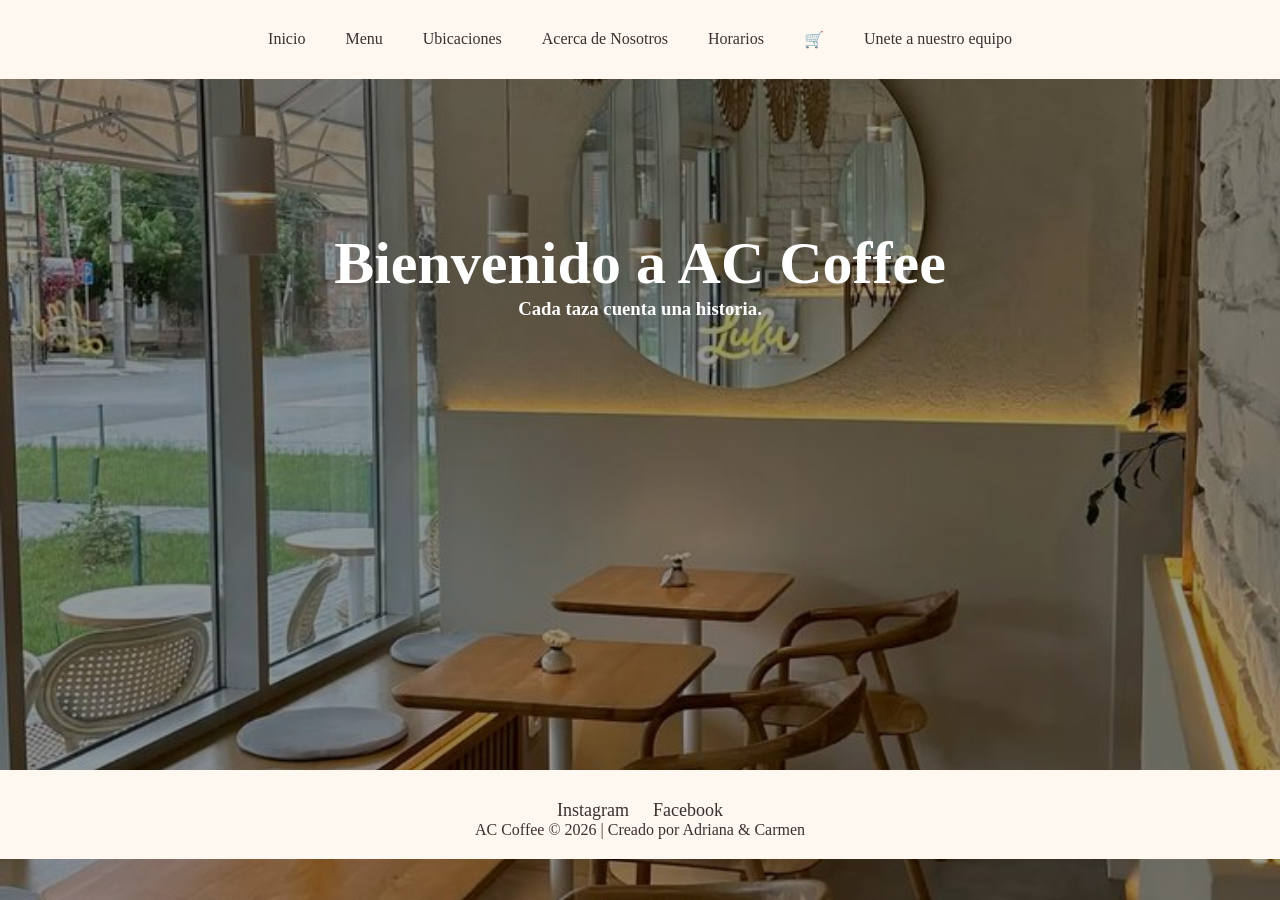
<file: index.html>
<!DOCTYPE html>
<html lang="es">
    <head>
        <meta charset="UTF-8">
        <meta name="viewport" content="width-device" initial scale>
    </head>
    <title>AC Coffee </title>
    <link rel="stylesheet" href="style.css">
    <body>
        
        <nav class="navbar">
            <button class="hamburger" onclick="toggleMenu()">

    <span class="bar"></span>
    <span class="bar"></span>
    <span class="bar"></span>

</button>
        <ul class="nav">
        <li><a href="index.html">Inicio</a></li>
        <li><a href="#">Menu</a>
            <ul>
                <li><a href="Bebidas.html">Bebidas</a></li>
                <li><a href="Postres.html">Panaderia y Postres</a></li>
                <li><a href="Comidas.html">Comidas</a></li>
            </ul>
        </li> 
        <li><a href="ubicaciones.html">Ubicaciones</a></li>
        <li><a href="info.html">Acerca de Nosotros</a></li>
        <li><a href="horario.html">Horarios</a></li>
        <li><a href="carrito.html">🛒</a></li>
        <li><a href="contacto.html">Unete a nuestro equipo</a></li>
        </ul>
        </nav>
        
    <div class="hero">
    <center><h1>Bienvenido a AC Coffee</h1></center>
    <center><h3>Cada taza cuenta una historia.</h3></center>
    </div>
        <script>

function toggleMenu(){

    document.querySelector(".nav")
    .classList.toggle("active");
}

</script>
    </body>
    
    <footer>
    <div class="redes">
        <a href="https://www.instagram.com/ac_coffeegt?igsh=MXQ4dHN6b2NnM3cweg==">Instagram</a>
        <a href="https://www.facebook.com/share/1GqbHDVcX5/">Facebook</a>
    </div>

    <center><p>AC Coffee © 2026 | Creado por Adriana & Carmen </p></center>
    </footer>
</html>
</file>
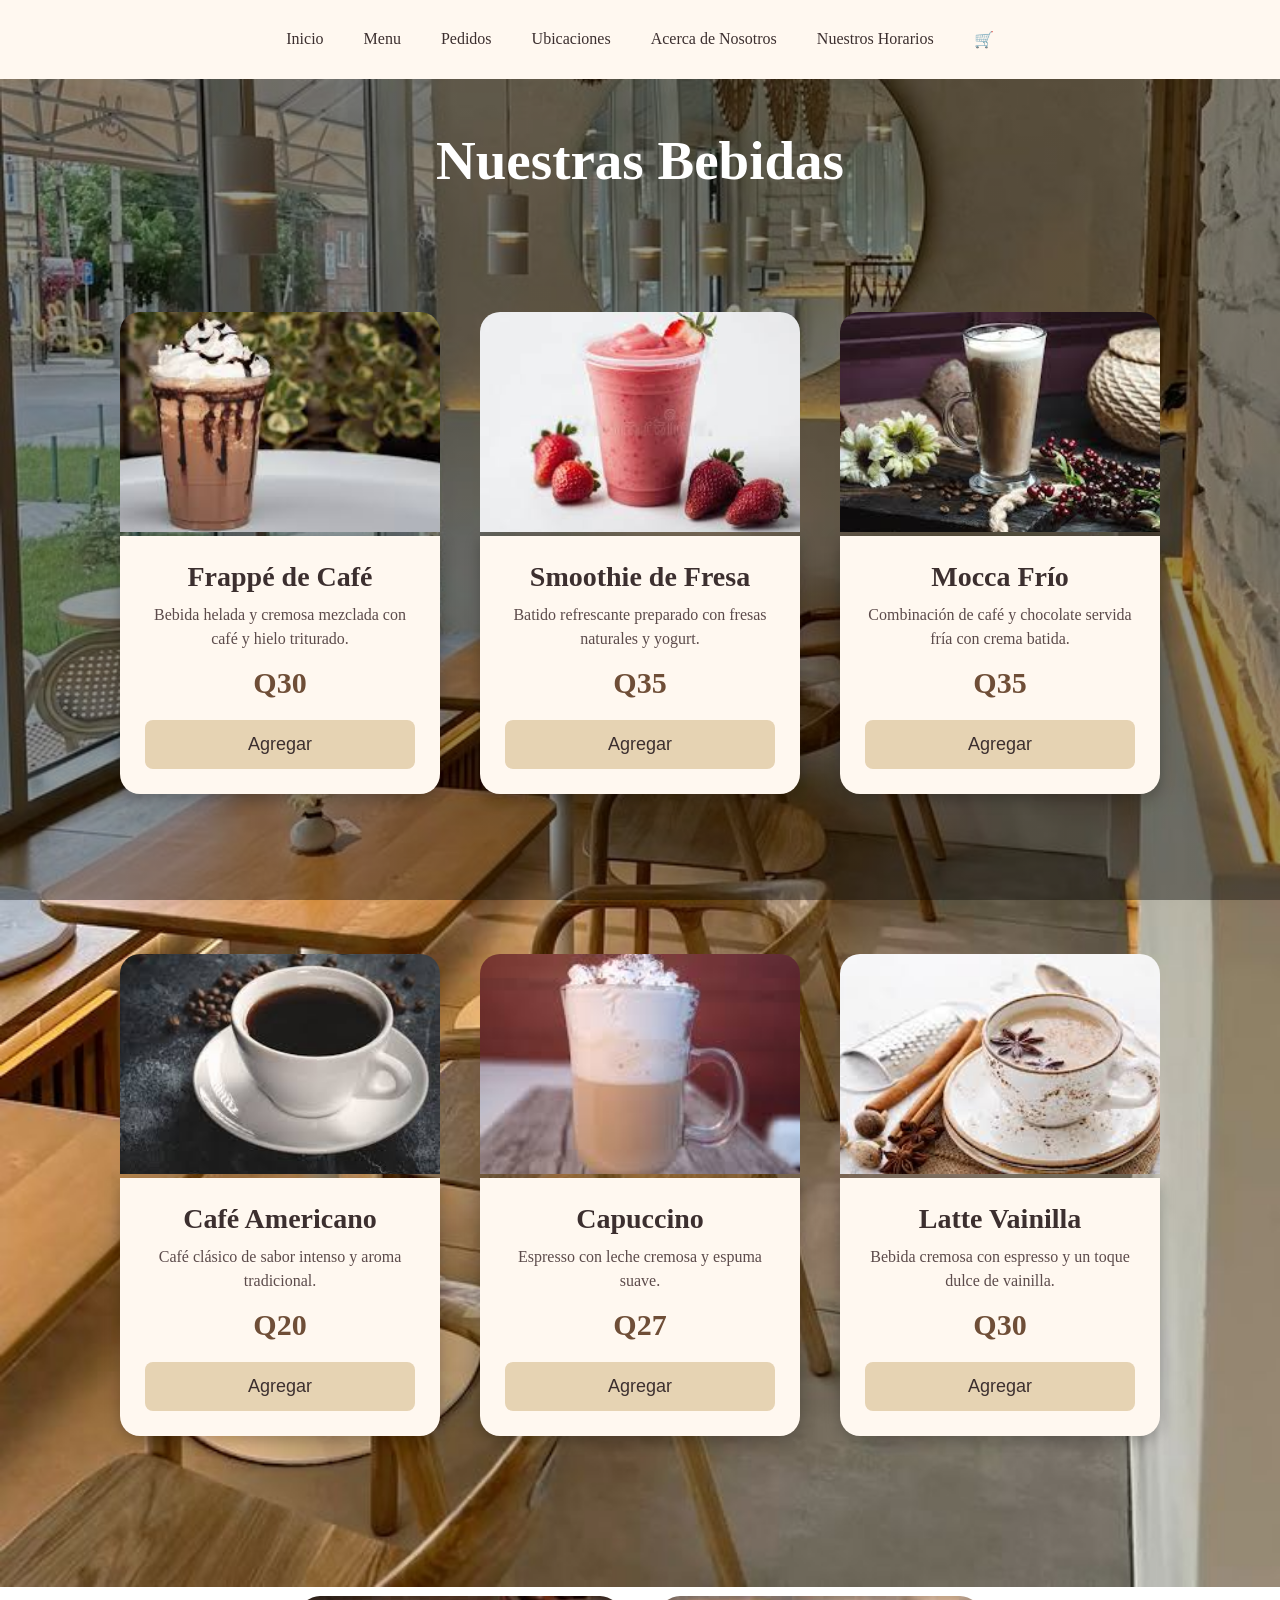
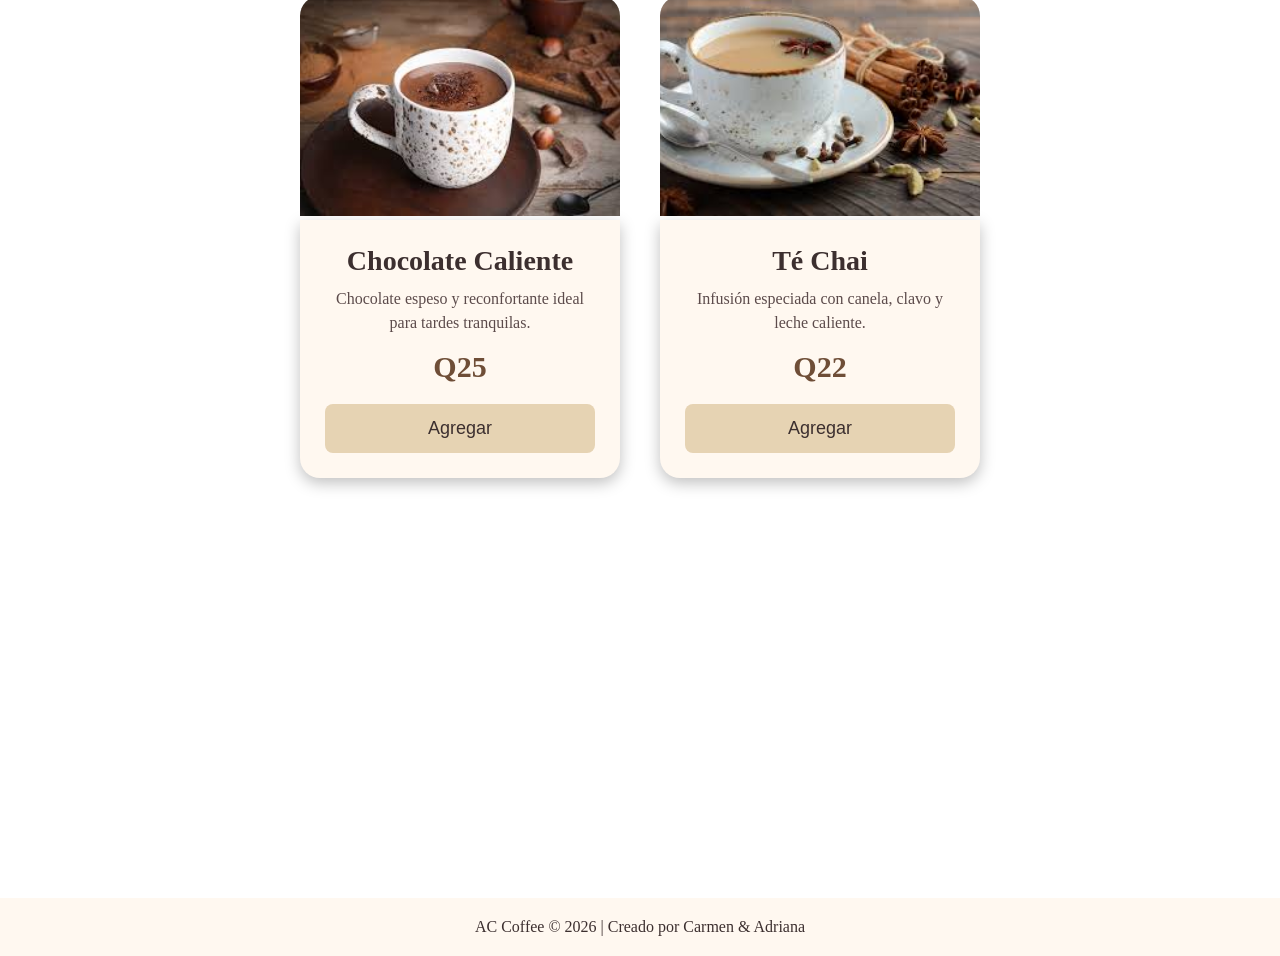
<file: Bebidas.html>
<!DOCTYPE html>
<html lang="es">

<head>
    <meta charset="UTF-8">
    <meta name="viewport" content="width=device-width, initial-scale=1.0">
    <title>AC Coffee | Bebidas</title>

    <link rel="stylesheet" href="style.css">
</head>

<body>

    <nav class="navbar">
        <button class="hamburger" onclick="toggleMenu()">
            <span class="bar"></span> 
            <span class="bar"></span>   
            <span class="bar"></span>
        </button>
        <ul class="nav">
        <li><a href="index.html">Inicio</a></li>

            <li>
                <a href="#">Menu</a>
                <ul>
                    <li><a href="Bebidas.html">Bebidas</a></li>
                    <li><a href="Postres.html">Panadería y Postres</a></li>
                    <li><a href="Comidas.html">Comidas</a></li>
                </ul>
            </li>
            <li><a href="pedidos.html">Pedidos</a></li>
            <li><a href="ubicaciones.html">Ubicaciones</a></li>
            <li><a href="info.html">Acerca de Nosotros</a></li>
            <li><a href="info.html">Nuestros Horarios</a></li>
            <li><a href="carrito.html">🛒</a></li>

        </ul>
    </nav>

    <h1 class="titulo-menu">Nuestras Bebidas</h1>
    <section class="productos">
        <div class="card">
            <img src="frappe.jpg" alt="">
            <div class="info">
                <h2>Frappé de Café</h2>
                <p>Bebida helada y cremosa mezclada con café y hielo triturado.</p>
                <span class="precio">Q30</span>
                <button onclick="agregarCarrito(
                'Frappé de Café',
                30,
                'frappe.jpg'
                )">
                Agregar
                </button>

            </div>
        </div>

        <div class="card">
            <img src="smoothie.jpg" alt="">
            <div class="info">
                <h2>Smoothie de Fresa</h2>
                <p>Batido refrescante preparado con fresas naturales y yogurt.</p>
                <span class="precio">Q35</span>

                <button onclick="agregarCarrito(
                'Smoothie de Fresa',
                35,
                'smoothie.jpg'
                )">
                Agregar
                </button>

            </div>
        </div>

        <div class="card">
            <img src="mocca.jpg" alt="">
            <div class="info">
                <h2>Mocca Frío</h2>
                <p>Combinación de café y chocolate servida fría con crema batida.</p>
                <span class="precio">Q35</span>

                <button onclick="agregarCarrito(
                'Mocha Frío',
                35,
                'mocca.jpg'
                )">
                Agregar
                </button>

            </div>
        </div>

        <div class="card">
            <img src="americano.jpg" alt="">
            <div class="info">
                <h2>Café Americano</h2>
                <p>Café clásico de sabor intenso y aroma tradicional.</p>
                <span class="precio">Q20</span>

                <button onclick="agregarCarrito(
                'Café Americano',
                20,
                'americano.jpg'
                )">
                Agregar
                </button>

            </div>
        </div>

        <div class="card">
            <img src="capuccino.jpg" alt="">
            <div class="info">
                <h2>Capuccino</h2>
                <p>Espresso con leche cremosa y espuma suave.</p>
                <span class="precio">Q27</span>

                <button onclick="agregarCarrito(
                'Capuccino',
                27,
                'capuccino.jpg'
                )">
                Agregar
                </button>

            </div>
        </div>

        <div class="card">
            <img src="latte.jpg" alt="">
            <div class="info">
                <h2>Latte Vainilla</h2>
                <p>Bebida cremosa con espresso y un toque dulce de vainilla.</p>
                <span class="precio">Q30</span>

                <button onclick="agregarCarrito(
                'Latte Vainilla',
                30,
                'latte.jpg'
                )">
                Agregar
                </button>

            </div>
        </div>

        <div class="card">
            <img src="chocolate.jpg" alt="">
            <div class="info">
                <h2>Chocolate Caliente</h2>
                <p>Chocolate espeso y reconfortante ideal para tardes tranquilas.</p>
                <span class="precio">Q25</span>

                <button onclick="agregarCarrito(
                'Chocolate Caliente',
                25,
                'chocolate.jpg'
                )">
                Agregar
                </button>

            </div>
        </div>

        <div class="card">
            <img src="chai.jpg" alt="">
            <div class="info">
                <h2>Té Chai</h2>
                <p>Infusión especiada con canela, clavo y leche caliente.</p>
                <span class="precio">Q22</span>

                <button onclick="agregarCarrito(
                'Té Chai',
                22,
                'chai.jpg'
                )">
                Agregar
                </button>

            </div>
        </div>

    </section>
<script>

function toggleMenu(){

    document.querySelector(".nav")
    .classList.toggle("active");
}

</script>
    <footer>
        <p>AC Coffee © 2026 | Creado por Carmen & Adriana</p>
    </footer>


</body>

</html>
</file>
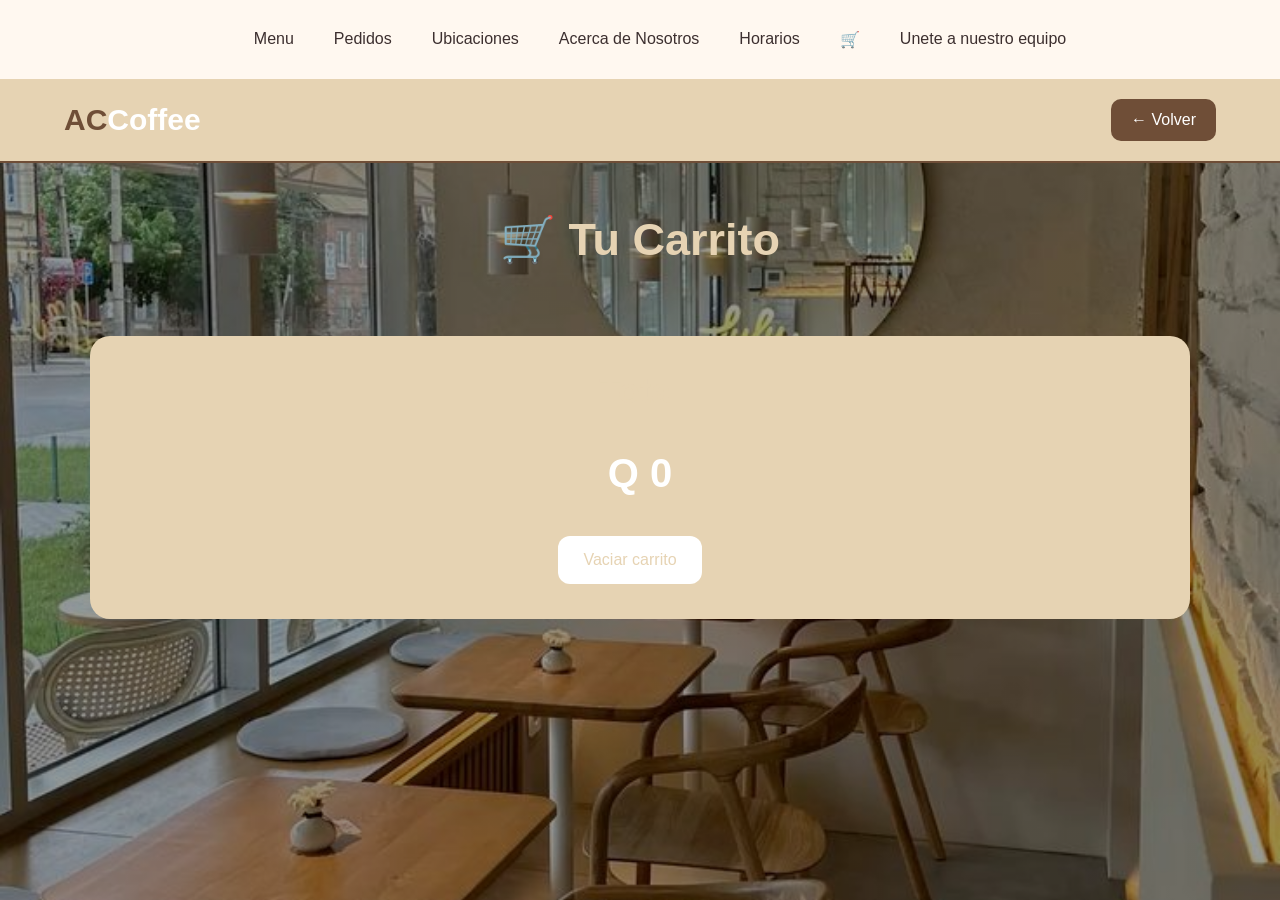
<file: carrito.html>
<!DOCTYPE html>
<html lang="es">
<head>
<meta charset="UTF-8">
<meta name="viewport" content="width=device-width, initial-scale=1.0">
<title>AC Coffee | Carrito</title>
    <link rel="stylesheet" href="style.css">

        <nav class="navbar">
            <button class="hamburger" onclick="toggleMenu()">

    <span class="bar"></span>
    <span class="bar"></span>
    <span class="bar"></span>

</button>
        <ul class="nav">
        <li><a href="inicio.html"></a></li>
        <li><a href="#">Menu</a> 
            <ul>
                <li><a href="Bebidas.html">Bebidas</a></li>
                <li><a href="Postres.html">Panaderia y Postres</a></li>
                <li><a href="Comidas.html"></a>Comidas</li>
            </ul>
        </li>
        <li><a href="pedidos.html">Pedidos</a></li>
        <li><a href="ubicaciones.html">Ubicaciones</a></li>
        <li><a href="info.html">Acerca de Nosotros</a></li>
        <li><a href="horario.html">Horarios</a></li>
        <li><a href="carrito.html">🛒</a></li>
        <li><a href="contacto.html">Unete a nuestro equipo</a></li>
        </ul>
        </nav>

<style>

*{
margin:0;
padding:0;
box-sizing:border-box;
font-family:Arial, Helvetica, sans-serif;
}

body{
background-image: linear-gradient(#00000066,
#00000066),
url("fondo4.jpg");
color:#E6D3B3;
}

/* HEADER */

header{
background:#E6D3B3;
padding:20px 5%;
display:flex;
justify-content:space-between;
align-items:center;
border-bottom:2px solid #6F4E37;
flex-wrap:wrap;
}

.logo{
font-size:30px;
font-weight:bold;
color:#6F4E37;
}

.logo span{
color:white;
}

.back{
background:#6F4E37;
padding:12px 20px;
border-radius:10px;
text-decoration:none;
color:white;
transition:.3s;
}

.back:hover{
background:white;
color:#E6D3B3;
}

/* CONTAINER */

.container{
width:90%;
max-width:1100px;
margin:auto;
padding:50px 0;
}

.title{
font-size:45px;
margin-bottom:30px;
text-align:center;
}

/* PRODUCTOS */

#carrito{
display:flex;
flex-direction:column;
gap:20px;
}

.producto{
background:#E6D3B3;
padding:20px;
border-radius:20px;
display:flex;
justify-content:space-between;
align-items:center;
flex-wrap:wrap;
transition:.3s;
}

.producto:hover{
transform:translateY(-5px);
}

.producto img{
width:120px;
height:90px;
object-fit:cover;
border-radius:12px;
}

.info{
flex:1;
margin-left:20px;
}

.info h3{
margin-bottom:10px;
}

.price{
font-size:22px;
color:#6F4E37;
font-weight:bold;
}

/* BOTONES */

.delete{
background:#6F4E37;
border:none;
padding:12px 20px;
border-radius:10px;
color:white;
cursor:pointer;
transition:.3s;
}

.delete:hover{
background:white;
color:#E6D3B3;
}

/* TOTAL */

.total-box{
margin-top:40px;
background:#E6D3B3;
padding:35px;
border-radius:20px;
text-align:center;
}

.total-box h2{
font-size:35px;
margin-bottom:20px;
}

.total{
font-size:40px;
color:#6F4E37;
font-weight:bold;
margin-bottom:25px;
}

.buttons{
display:flex;
justify-content:center;
gap:20px;
flex-wrap:wrap;
}

.vaciar{
background:white;
color:#E6D3B3;
border:none;
padding:15px 25px;
border-radius:12px;
cursor:pointer;
font-size:16px;
transition:.3s;
}

.vaciar:hover{
transform:scale(1.05);
}

.comprar{
background:#E6D3B3;
color:white;
border:none;
padding:15px 25px;
border-radius:12px;
cursor:pointer;
font-size:16px;
transition:.3s;
display:none;
}

.comprar:hover{
background:white;
color:#E6D3B3;
}

/* MENSAJE */

.mensaje{
margin-top:25px;
font-size:22px;
color:#00d26a;
font-weight:bold;
display:none;
}

/* RESPONSIVE */

@media(max-width:768px){

.producto{
flex-direction:column;
text-align:center;
}

.info{
margin:20px 0;
}

.title{
font-size:35px;
}

}

</style>
</head>
<body>

<header>

<div class="logo">
AC<span>Coffee</span>
</div>

<a href="index.html" class="back">
← Volver
</a>

</header>

<section class="container">

<h1 class="title">
🛒 Tu Carrito
</h1>

<div id="carrito"></div>

<div class="total-box">

<h2>Total</h2>

<div class="total" id="total">
Q 0
</div>

<div class="buttons">

<button class="vaciar" onclick="vaciarCarrito()">
Vaciar carrito
</button>

<a href="checkout.html">

<button
class="comprar"
id="btnComprar">

Finalizar Compra 💳

</button>

</a>
</div>

<div
class="mensaje"
id="mensajeCompra">

✅ Tu compra está lista.
Gracias por confiar en BLACKPISTONS.

</div>

</div>

</section>

<script>

let carrito =
JSON.parse(localStorage.getItem("carrito"))
|| [];

function renderCarrito(){

const contenedor =
document.getElementById("carrito");

const totalElemento =
document.getElementById("total");

const btnComprar =
document.getElementById("btnComprar");

contenedor.innerHTML = "";

let total = 0;

    <h2 id="total"></h2>
    <center>
        <button class="vaciar-btn"
        onclick="vaciarCarrito()">
        Vaciar Carrito
    </center>

    <br>

    <center>
    <a href="checkout.html">
        <button class="comprar-btn">
            Finalizar Compra 💳
        </button>
    </a>
    </center>

contenedor.innerHTML = `
<h2 style="text-align:center;color:#888;">
Tu carrito está vacío 🏍️
</h2>
`;


function toggleMenu(){

}

carrito.forEach((producto,index)=>{

total += producto.precio;

contenedor.innerHTML += `

<div class="producto">

<img src="${producto.imagen}">

<div class="info">
<h3>${producto.nombre}</h3>
<p class="price">
Q ${producto.precio.toLocaleString()}
</p>
</div>

<button
class="delete"
onclick="eliminar(${index})">

Eliminar

</button>

</div>
`;

});

totalElemento.innerText =
"Q " + total.toLocaleString();

if(carrito.length > 0){
btnComprar.style.display = "inline-block";
}

}

function eliminar(index){

carrito.splice(index,1);

localStorage.setItem(
"carrito",
JSON.stringify(carrito)
);

renderCarrito();

}

function vaciarCarrito(){

localStorage.removeItem("carrito");

carrito = [];

document.getElementById(
"mensajeCompra"
).style.display = "none";

renderCarrito();

}

function compraLista(){

document.getElementById(
"mensajeCompra"
).style.display = "block";

}

renderCarrito();

</script>

</body>
</html>
</file>
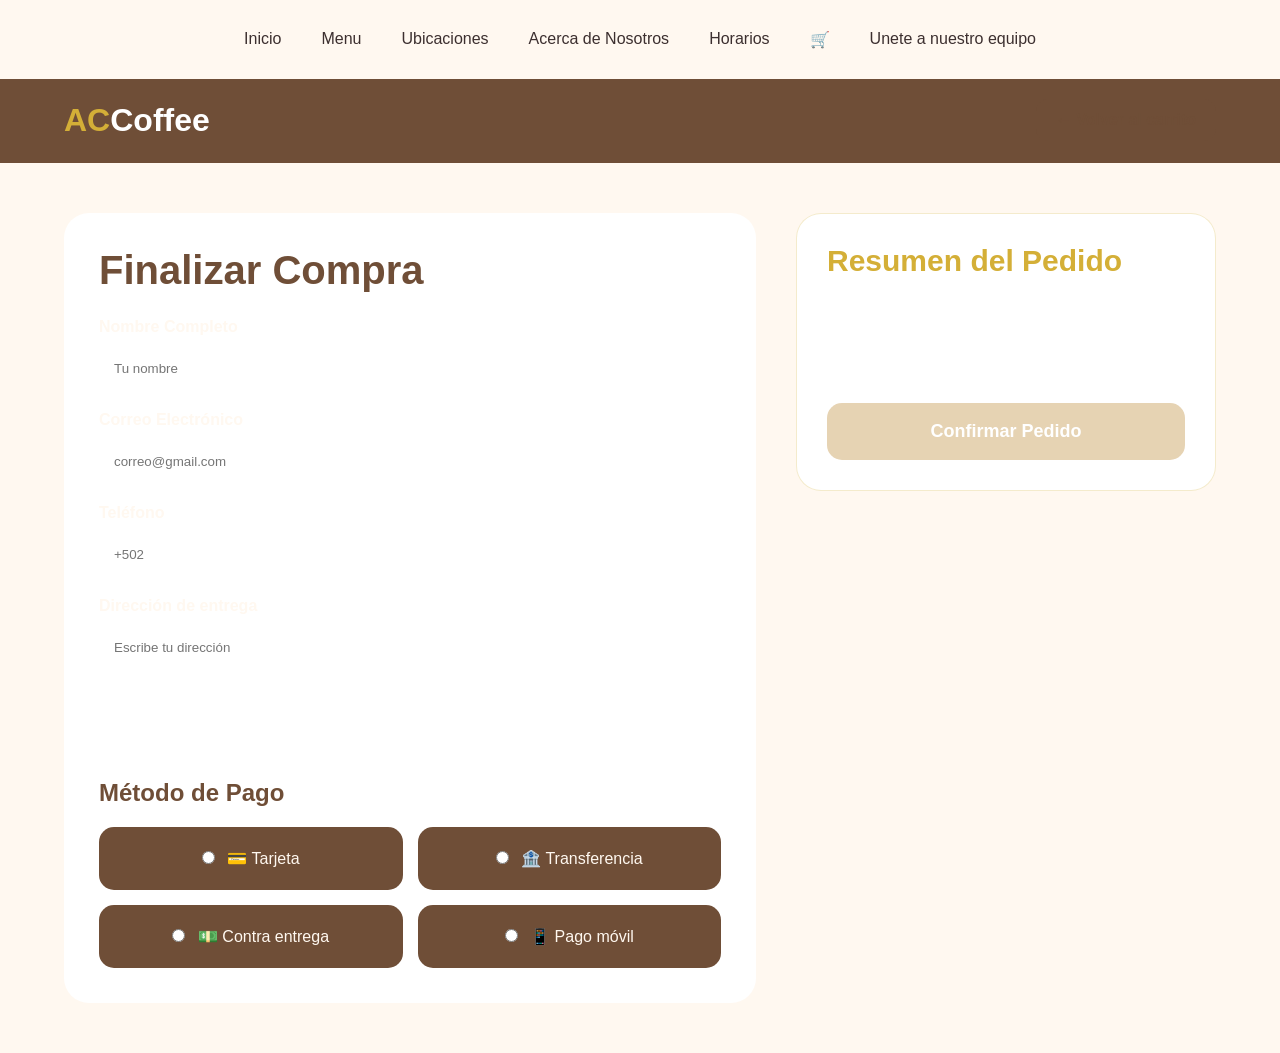
<file: checkout.html>
<!DOCTYPE html>
<html lang="es">
<head>
<meta charset="UTF-8">
<meta name="viewport" content="width=device-width, initial-scale=1.0">
<title>Carrito | AC Coffee</title>
<link rel="stylesheet" href="style.css">
</head>
<body onload="mostrarCarrito()">
    <nav class="navbar">
        <button class="hamburger" onclick="toggleMenu()">
    <span class="bar"></span>
    <span class="bar"></span>
    <span class="bar"></span>
</button>
        <ul class="nav">
                    <li><a href="index.html">Inicio</a></li>

            <li>
                <a href="#">Menu</a>
                <ul>
                    <li><a href="Bebidas.html">Bebidas</a></li>
                    <li><a href="Postres.html">Panadería y Postres</a></li>
                    <li><a href="Comidas.html">Comidas</a></li>
                </ul>
            </li>
            <li><a href="ubicaciones.html">Ubicaciones</a></li>
            <li><a href="info.html">Acerca de Nosotros</a></li>
            <li><a href="horario.html">Horarios</a></li>
        <li><a href="carrito.html">🛒</a></li>
        <li><a href="contacto.html">Unete a nuestro equipo</a></li>
        </ul>
    </nav>

<style>

*{
margin:0;
padding:0;
box-sizing:border-box;
font-family:Arial, Helvetica, sans-serif;
}

body{
    background: #FFF8F0;
    color:#FFF8F0;
}

/* HEADER */

header{
background:#6F4E37;
padding:20px 5%;
display:flex;
justify-content:space-between;
align-items:center;
border-bottom:2px solid #6F4E37 ;
}

.logo{
font-size:32px;
font-weight:bold;
color:#d4af37;
}

.logo span{
color:white;
}

.back{
background: #6F4E37;
color:#6F4E37;
padding:12px 20px;
border-radius:12px;
text-decoration:none;
font-weight:bold;
}

/* CONTAINER */

.container{
width:90%;
max-width:1400px;
margin:auto;
padding:50px 0;
display:grid;
grid-template-columns:1fr 420px;
gap:40px;
}

/* FORM */

.form-box{
background:white;
padding:35px;
border-radius:25px;
border:1px solid flex;
}

.form-box h1{
font-size:40px;
margin-bottom:25px;
color:#6F4E37;
}

.input-group{
margin-bottom:20px;
}

.input-group label{
display:block;
margin-bottom:10px;
font-weight:bold;
}

.input-group input,
.input-group textarea{
width:100%;
padding:15px;
border:none;
border-radius:12px;
background:#fff;
color:#6F4E37;
outline:none;
}

textarea{
resize:none;
height:120px;
}

/* PAYMENTS */

.payment-title{
margin:30px 0 20px;
font-size:24px;
color:#6F4E37;
}

.payment-methods{
display:grid;
grid-template-columns:1fr 1fr;
gap:15px;
}

.payment{
background:#6F4E37;
border:2px solid transparent;
padding:20px;
border-radius:15px;
cursor:pointer;
transition:.3s;
text-align:center;
}

.payment:hover{
border-color:#6F4E37;
transform:translateY(-3px);
}

.payment input{
margin-right:8px;
}

/* RESUMEN */

.summary{
background:#ffff;
padding:30px;
border-radius:25px;
height:max-content;
border:1px solid rgba(212,175,55,.25);
position:sticky;
top:20px;
}

.summary h2{
font-size:30px;
margin-bottom:20px;
color:#d4af37;
}

.product{
display:#6F4E37;
justify-content:space-between;
margin-bottom:15px;
padding-bottom:15px;
border-bottom:1px solid #6F4E37;
}

.product-name{
color:#6F4E37;
}

.product-price{
font-weight:bold;
color:#E6D3B3;
}

.total{
font-size:34px;
margin:25px 0;
font-weight:bold;
text-align:center;
color:#d4af37;
}

.confirm-btn{
width:100%;
border:none;
background:#E6D3B3;
color:#ffff;
padding:18px;
font-size:18px;
font-weight:bold;
border-radius:15px;
cursor:pointer;
transition:.3s;
}

.confirm-btn:hover{
transform:scale(1.03);
}

/* SUCCESS */

.success{
display:none;
margin-top:20px;
background:#6F4E37;
padding:18px;
border-radius:15px;
text-align:center;
font-weight:bold;
}

/* RESPONSIVE */

@media(max-width:900px){

.container{
grid-template-columns:1fr;
}
}

</style>
</head>
<body>

<header>

<div class="logo">
AC<span>Coffee</span>
</div>

<a href="carrito.html" class="back">
← Volver al carrito
</a>

</header>

<section class="container">

<!-- FORM -->

<div class="form-box">

<h1>Finalizar Compra</h1>

<div class="input-group">
<label>Nombre Completo</label>
<input type="text" placeholder="Tu nombre">
</div>

<div class="input-group">
<label>Correo Electrónico</label>
<input type="email" placeholder="correo@gmail.com">
</div>

<div class="input-group">
<label>Teléfono</label>
<input type="text" placeholder="+502">
</div>

<div class="input-group">
<label>Dirección de entrega</label>
<textarea placeholder="Escribe tu dirección"></textarea>
</div>

<h2 class="payment-title">
Método de Pago
</h2>

<div class="payment-methods">

<label class="payment">
<input type="radio" name="pago">
💳 Tarjeta
</label>

<label class="payment">
<input type="radio" name="pago">
🏦 Transferencia
</label>

<label class="payment">
<input type="radio" name="pago">
💵 Contra entrega
</label>

<label class="payment">
<input type="radio" name="pago">
📱 Pago móvil
</label>

</div>

</div>

<!-- RESUMEN -->

<div class="summary">

<h2>Resumen del Pedido</h2>

<div id="productos"></div>

<div class="total" id="total">
Q 0
</div>

<button class="confirm-btn"
onclick="confirmarCompra()">

Confirmar Pedido

</button>

<div class="success" id="success">

✅ Compra realizada con éxito.
Gracias por confiar en BLACKPISTONS.

</div>

</div>

</section>

<script>

let carrito =
JSON.parse(localStorage.getItem("carrito"))
|| [];

const productos =
document.getElementById("productos");

const totalElement =
document.getElementById("total");

let total = 0;

carrito.forEach(producto=>{

total += producto.precio;

productos.innerHTML += `

<div class="product">

<div class="product-name">
${producto.nombre}
</div>

<div class="product-price">
Q ${producto.precio.toLocaleString()}
</div>

</div>

`;

});

totalElement.innerHTML =
"Q " + total.toLocaleString();

function confirmarCompra(){

document.getElementById(
"success"
).style.display = "block";

localStorage.removeItem(
"carrito"
);

setTimeout(()=>{

window.location.href =
"index.html";

},3000);

}

</script>

</body>
</html>
</file>
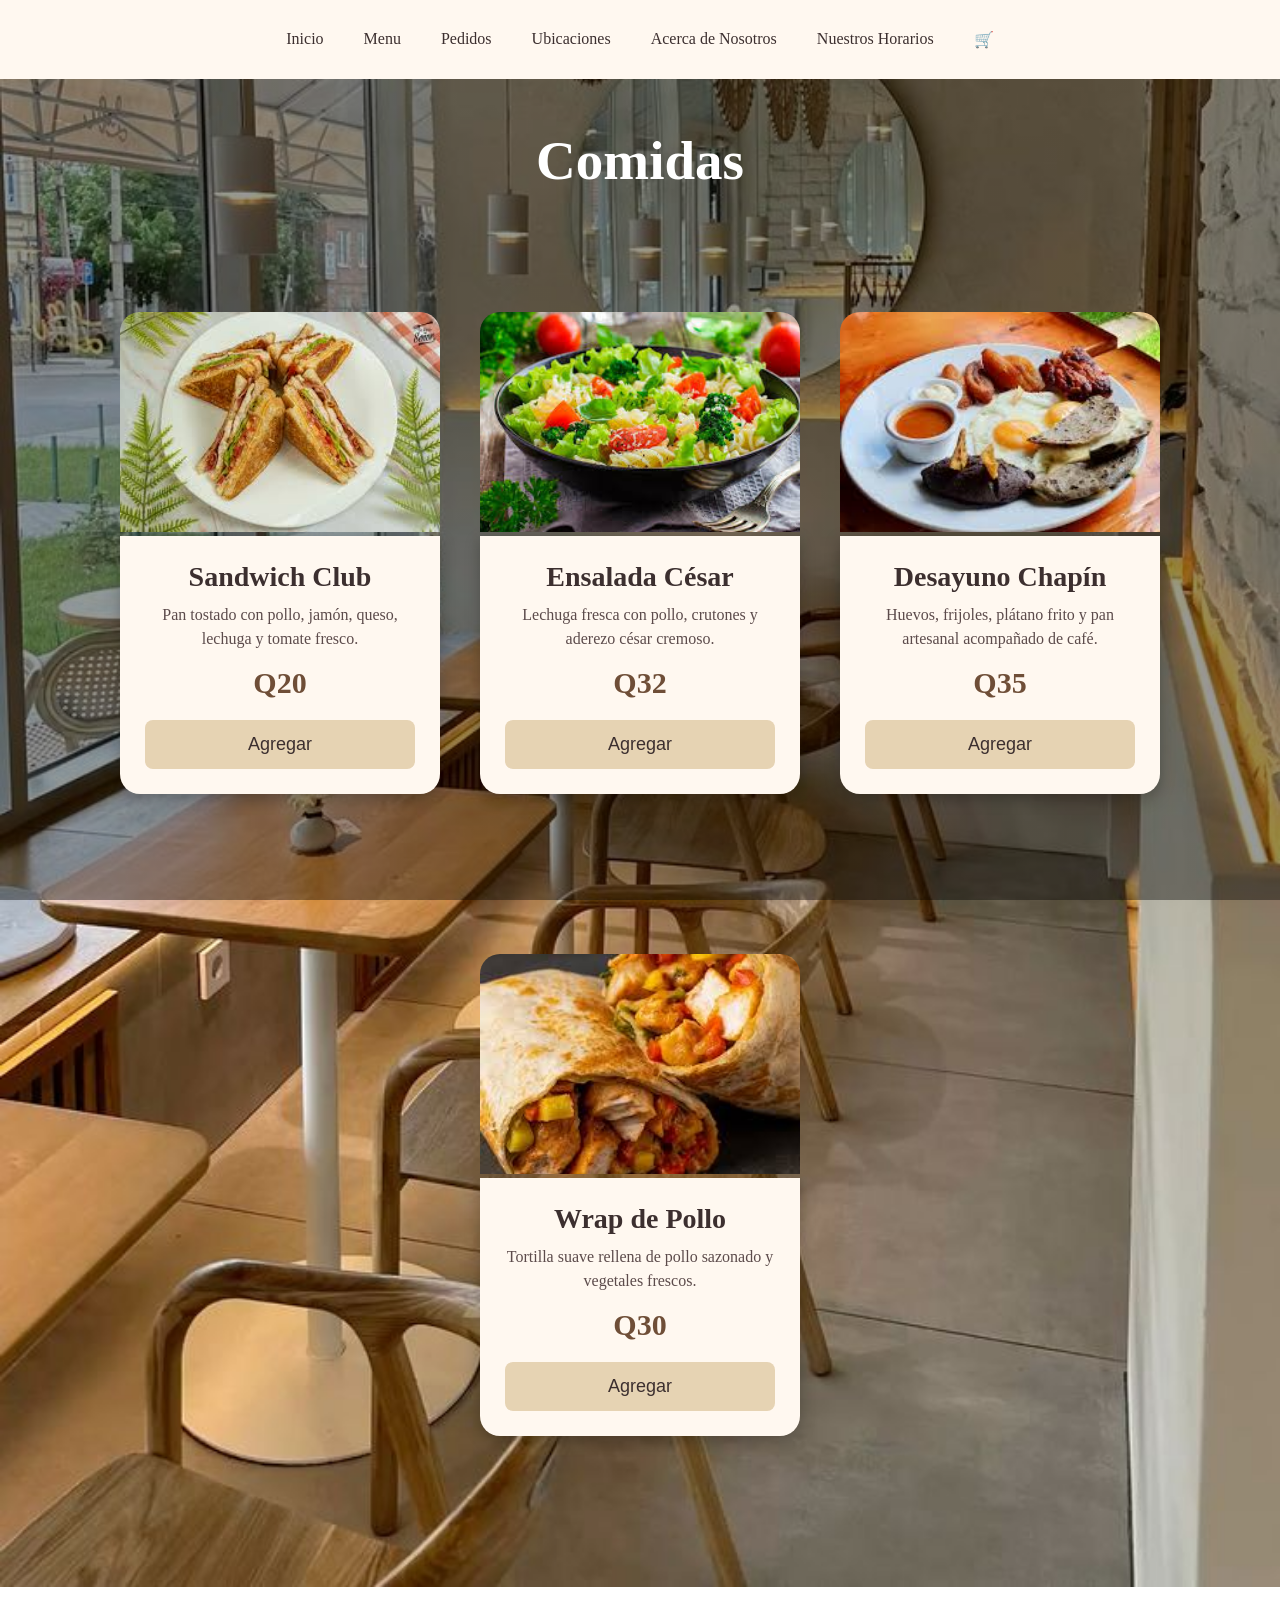
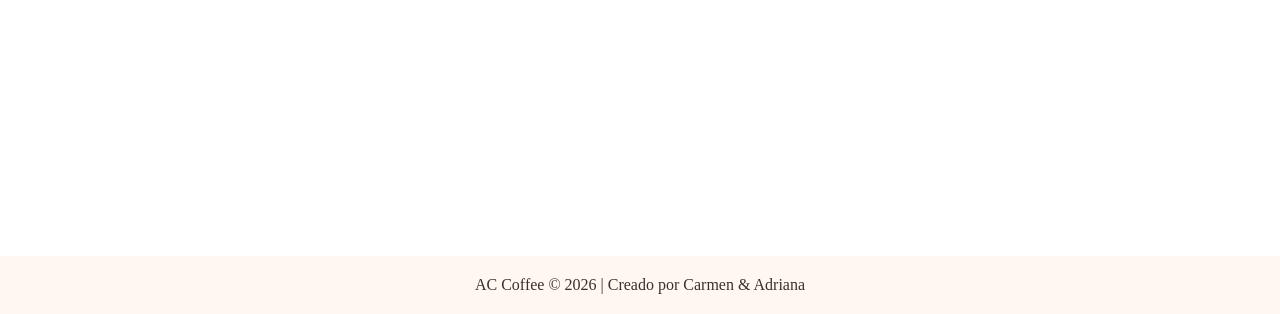
<file: Comidas.html>
<!DOCTYPE html>
<html lang="es">

<head>
    <meta charset="UTF-8">
    <meta name="viewport" content="width=device-width, initial-scale=1.0">
    <title>AC Coffee | Comidas</title>

    <link rel="stylesheet" href="style.css">
</head>

<body>

    <nav class="navbar">
        <button class="hamburger" onclick="toggleMenu()">

    <span class="bar"></span>
    <span class="bar"></span>
    <span class="bar"></span>

</button>
        <ul class="nav">
        <li><a href="index.html">Inicio</a></li>

            <li>
                <a href="#">Menu</a>

                <ul>
                    <li><a href="Bebidas.html">Bebidas</a></li>
                    <li><a href="Postres.html">Panadería y Postres</a></li>
                    <li><a href="Comidas.html">Comidas</a></li>
                </ul>
            </li>

            <li><a href="pedidos.html">Pedidos</a></li>
            <li><a href="ubicaciones.html">Ubicaciones</a></li>
            <li><a href="info.html">Acerca de Nosotros</a></li>
            <li><a href="info.html">Nuestros Horarios</a></li>
            <li><a href="carrito.html">🛒</a></li>

        </ul>
    </nav>

    <h1 class="titulo-menu">Comidas</h1>

    <section class="productos">

        <div class="card">
            <img src="sandwich.jpg" alt="Sandwich Club">
            <div class="info">
                <h2>Sandwich Club</h2>
                <p>Pan tostado con pollo, jamón, queso, lechuga y tomate fresco.</p>
                <span class="precio">Q20</span>

                <button onclick="agregarCarrito(
                'Sandwich Club',
                20,
                'sandwich.jpg'
                )">
                Agregar
                </button>

            </div>
        </div>

        <div class="card">
            <img src="ensalada.jpg" alt="">
            <div class="info">
                <h2>Ensalada César</h2>
                <p>Lechuga fresca con pollo, crutones y aderezo césar cremoso.</p>
                <span class="precio">Q32</span>

                <button onclick="agregarCarrito(
                'Ensalada César',
                32,
                'ensalada.jpg'
                )">
                Agregar
                </button>

            </div>
        </div>

        <div class="card">
            <img src="desayuno.jpg" alt="">
            <div class="info">
                <h2>Desayuno Chapín</h2>
                <p>Huevos, frijoles, plátano frito y pan artesanal acompañado de café.</p>
                <span class="precio">Q35</span>

                <button onclick="agregarCarrito(
                'Desayuno Chapín',
                35,
                'desayuno.jpg'
                )">
                Agregar
                </button>

            </div>
        </div>

        <div class="card">
            <img src="wrap.jpg" alt="">
            <div class="info">
                <h2>Wrap de Pollo</h2>
                <p>Tortilla suave rellena de pollo sazonado y vegetales frescos.</p>
                <span class="precio">Q30</span>

                <button onclick="agregarCarrito(
                'Wrap de Pollo',
                30,
                'wrap.jpg'
                )">
                Agregar
                </button>

            </div>
        </div>

    </section>

    <footer>
        <p>AC Coffee © 2026 | Creado por Carmen & Adriana</p>
    </footer>

    
<script>

function toggleMenu(){

    document.querySelector(".nav")
    .classList.toggle("active");
}

</script>
</body>

</html>
</file>
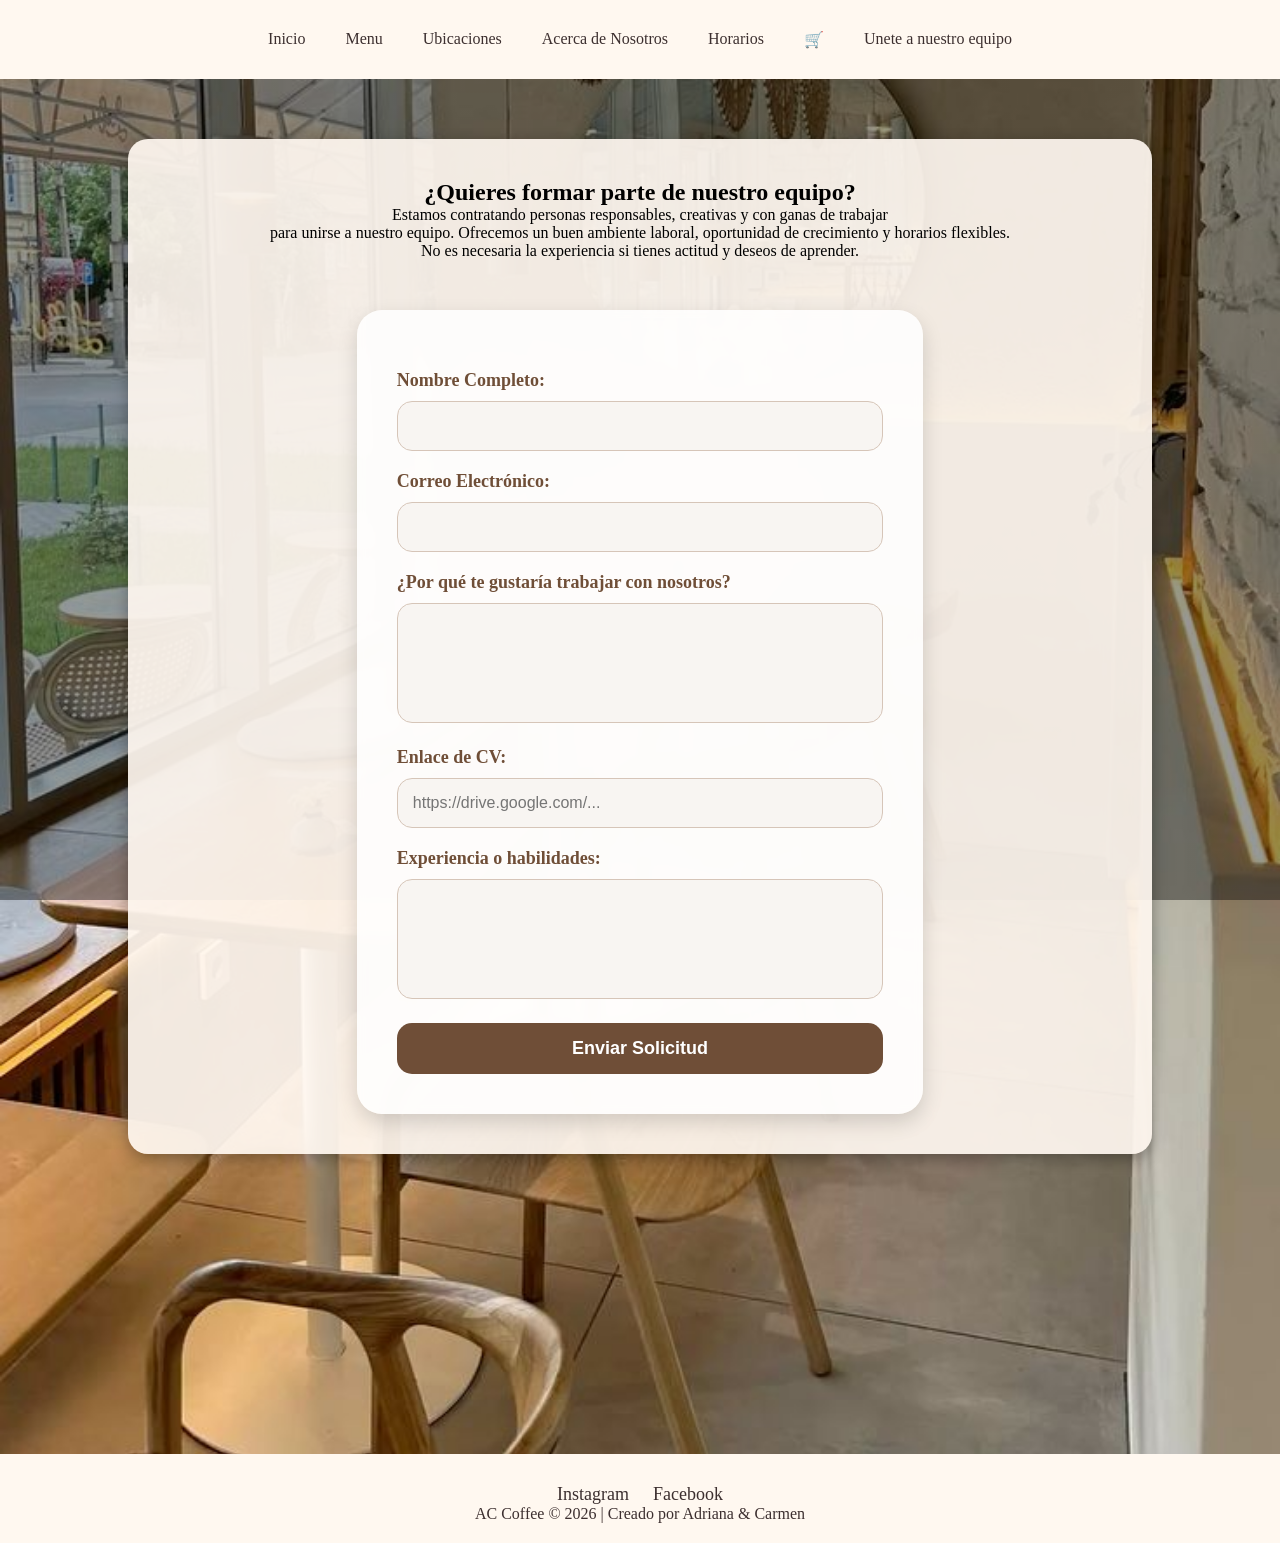
<file: contacto.html>
<!DOCTYPE html>
<html lang="es">
    <head>
        <meta charset="UTF-8">
        <meta name="viewport" content="width-device" initial scale>
    </head>
    <title>AC Coffee </title>
    <link rel="stylesheet" href="style.css">
    <body>
        
        <nav class="navbar">
            <button class="hamburger" onclick="toggleMenu()">

    <span class="bar"></span>
    <span class="bar"></span>
    <span class="bar"></span>

</button>
        <ul class="nav">
        <li><a href="index.html">Inicio</a></li>
        <li><a href="#">Menu</a>
            <ul>
                <li><a href="Bebidas.html">Bebidas</a></li>
                <li><a href="Postres.html">Panaderia y Postres</a></li>
                <li><a href="Comidas.html"></a>Comidas</li>
            </ul>
        </li>
        <li><a href="ubicaciones.html">Ubicaciones</a></li>
        <li><a href="info.html">Acerca de Nosotros</a></li>
        <li><a href="horario.html">Horarios</a></li>
        <li><a href="carrito.html">🛒</a></li>
        <li><a href="contacto.html">Unete a nuestro equipo</a></li>
        </ul>
        </nav>
    <section class="trabajo">
    <center><h1>¿Quieres formar parte de nuestro equipo?</h1></center>
    <center>Estamos contratando personas responsables, creativas y con ganas de trabajar<br>
     para unirse a nuestro equipo. Ofrecemos un buen ambiente laboral, oportunidad de crecimiento y horarios flexibles.<br>
     No es necesaria la experiencia si tienes actitud y deseos de aprender.<br></center>

      <form action="https://formspree.io/f/mykoanke" method="post">
        <ul>
            <li>
                <label for="nombre">Nombre Completo:</label>
                <input type="text" id="nombre" name="nombre" required>
            </li>

            <li>
                <label for="correo">Correo Electrónico:</label>
                <input type="email" id="correo" name="correo" required>
            </li>

            <li>
                <label for="mensaje">¿Por qué te gustaría trabajar con nosotros?</label>
                <textarea id="mensaje" name="mensaje" required></textarea>
            </li>

            <li>
                <label for="cv">Enlace de CV:</label>
                <input type="url" id="cv" name="cv" placeholder="https://drive.google.com/...">
            </li>

            <li>
                <label for="experiencia">Experiencia o habilidades:</label>
                <textarea id="experiencia" name="experiencia"></textarea>
            </li>
                <input type="submit" value="Enviar Solicitud">
        </ul>
    </form>
    </section>
        <script>

function toggleMenu(){

    document.querySelector(".nav")
    .classList.toggle("active");
}

</script>
    </body>
    <footer>
    <div class="redes">
        <a href="https://www.instagram.com/ac_coffeegt?igsh=MXQ4dHN6b2NnM3cweg==">Instagram</a>
        <a href="https://www.facebook.com/share/1GqbHDVcX5/">Facebook</a>
    </div>

    <center><p>AC Coffee © 2026 | Creado por Adriana & Carmen </p></center>
    </footer>
</html>
</file>
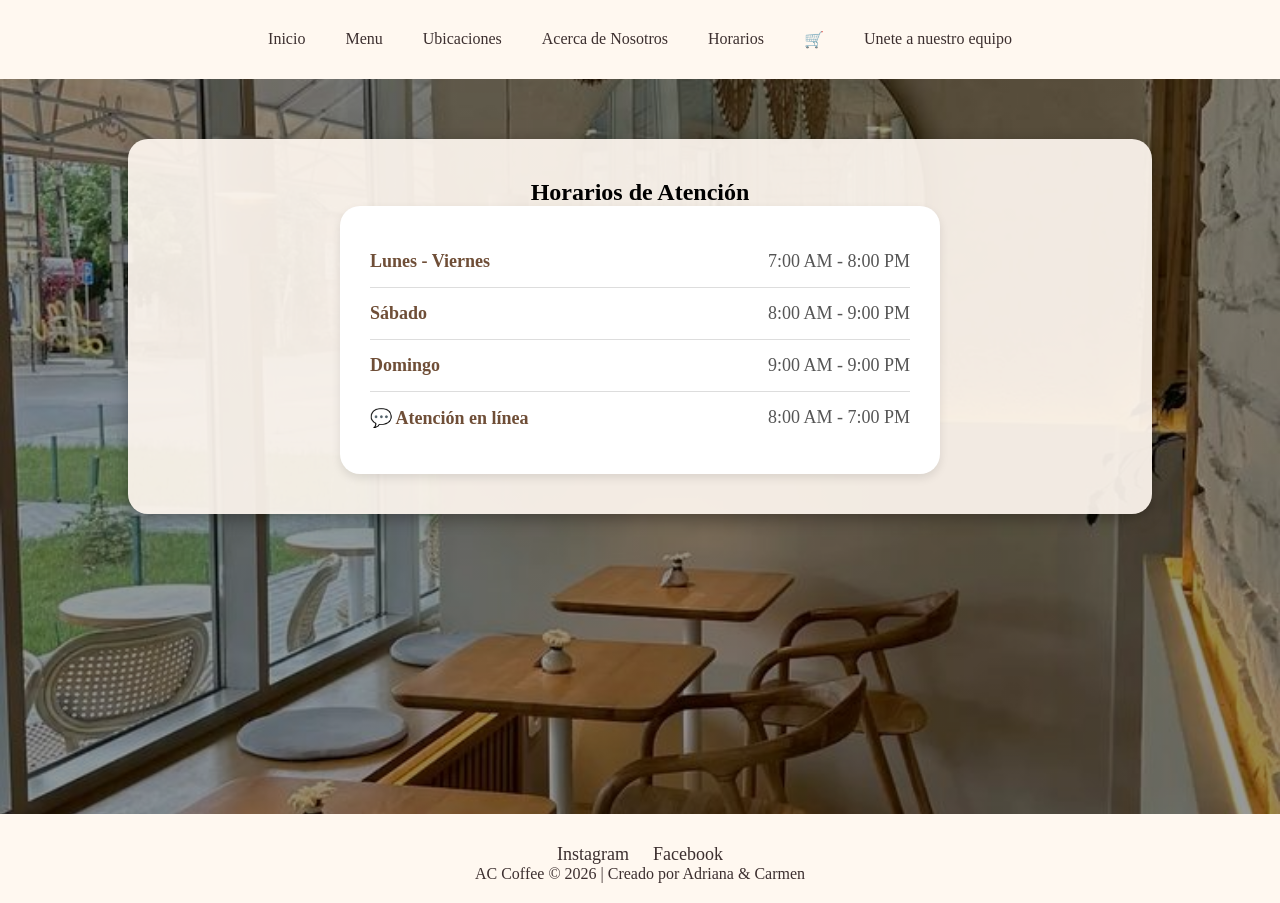
<file: horario.html>
<!DOCTYPE html>
<html lang="es">
    <head>
        <meta charset="UTF-8">
        <meta name="viewport" content="width-device" initial scale>
    </head>
    <title>AC Coffee </title>
    <link rel="stylesheet" href="style.css">
    <body>
        
        <nav class="navbar">
            <button class="hamburger" onclick="toggleMenu()">

    <span class="bar"></span>
    <span class="bar"></span>
    <span class="bar"></span>

</button>
        <ul class="nav">
        <li><a href="index.html">Inicio</a></li>
        <li><a href="#">Menu</a> 
            <ul>
                <li><a href="Bebidas.html">Bebidas</a></li>
                <li><a href="Postres.html">Panaderia y Postres</a></li>
                <li><a href="Comidas.html"></a>Comidas</li>
            </ul>
        </li>
        <li><a href="ubicaciones.html">Ubicaciones</a></li>
        <li><a href="info.html">Acerca de Nosotros</a></li>
        <li><a href="horario.html">Horarios</a></li>
        <li><a href="carrito.html">🛒</a></li>
        <li><a href="contacto.html">Unete a nuestro equipo</a></li>
        </ul>
             <button class="hamburger" aria-label="Abrir menú">
      <span class="bar"></span>
      <span class="bar"></span>
      <span class="bar"></span>
    </button>
        </nav>
    <section class="horario">
    <h2>Horarios de Atención</h2>
    <div class="tabla-horarios">
        <div class="dia">
            <span>Lunes - Viernes</span>
            <span>7:00 AM - 8:00 PM</span>
        </div>

        <div class="dia">
            <span>Sábado</span>
            <span>8:00 AM - 9:00 PM</span>
        </div>

        <div class="dia">
            <span>Domingo</span>
            <span>9:00 AM - 9:00 PM</span>
        </div>

        <div class="dia">
            <span>💬 Atención en línea</span>
            <span>8:00 AM - 7:00 PM</span>
         </div>
    </div>
</section>
        <script>

function toggleMenu(){

    document.querySelector(".nav")
    .classList.toggle("active");
}

</script>
    </body>
    <footer>
    <div class="redes">
        <a href="https://www.instagram.com/ac_coffeegt?igsh=MXQ4dHN6b2NnM3cweg==">Instagram</a>
        <a href="https://www.facebook.com/share/1GqbHDVcX5/">Facebook</a>
    </div>

    <center><p>AC Coffee © 2026 | Creado por Adriana & Carmen </p></center>
    </footer>
</html>
</file>
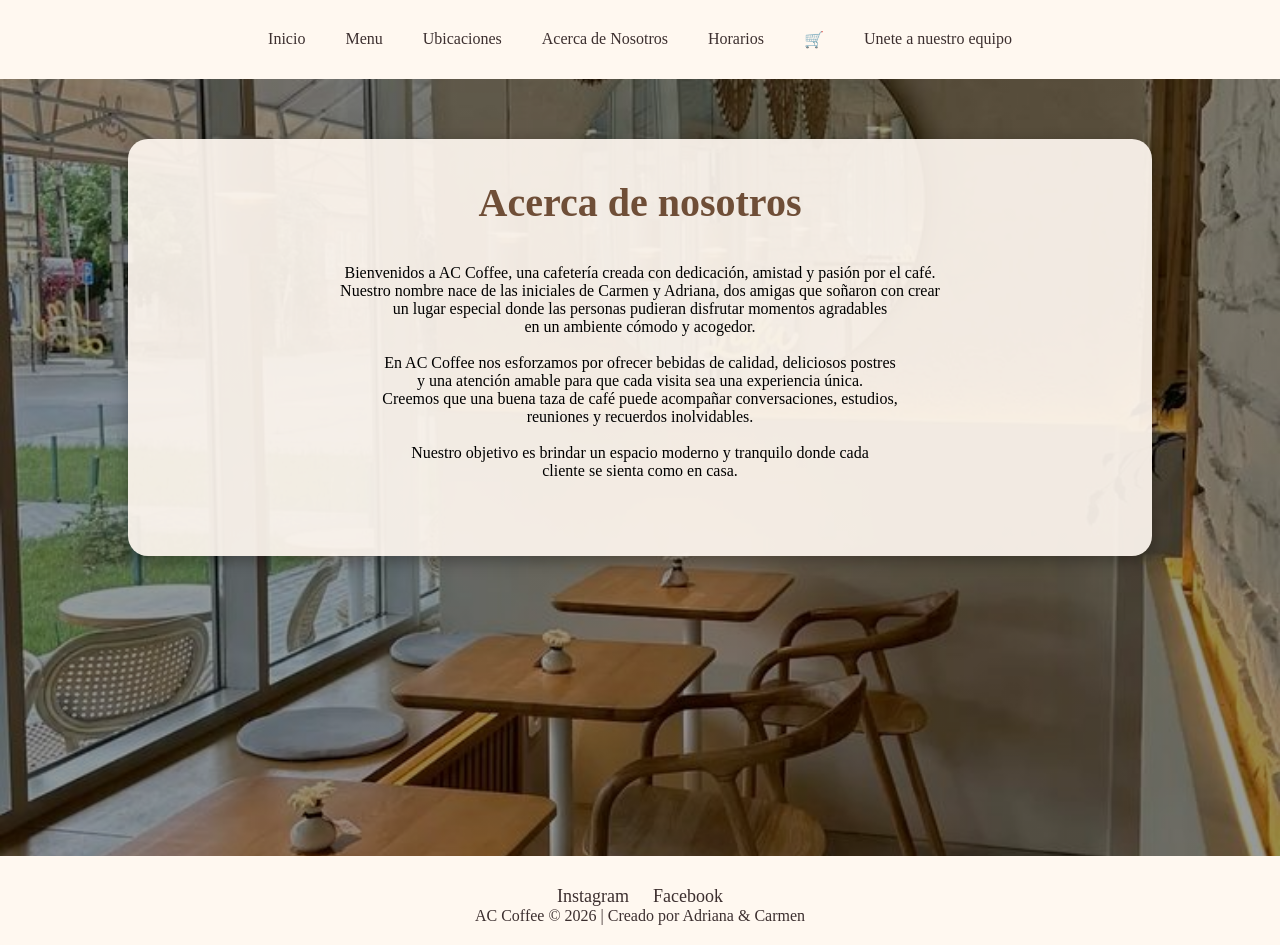
<file: info.html>
<!DOCTYPE html>
<html lang="es">
    <head>
        <meta charset="UTF-8">
        <meta name="viewport" content="width-device" initial scale>
    </head>
    <title>AC Coffee </title>
    <link rel="stylesheet" href="style.css">
    <body>
        
        <nav class="navbar">
            <button class="hamburger" onclick="toggleMenu()">

    <span class="bar"></span>
    <span class="bar"></span>
    <span class="bar"></span>

</button>
        <ul class="nav">
        <li><a href="index.html">Inicio</a></li>
        <li><a href="#">Menu</a>
            <ul>
                <li><a href="Bebidas.html">Bebidas</a></li>
                <li><a href="Postres.html">Panaderia y Postres</a></li>
                <li><a href="Comidas.html"></a>Comidas</li>
            </ul>
        </li>
        <li><a href="ubicaciones.html">Ubicaciones</a></li>
        <li><a href="info.html">Acerca de Nosotros</a></li>
        <li><a href="horario.html">Horarios</a></li>
        <li><a href="carrito.html">🛒</a></li>
        <li><a href="contacto.html">Unete a nuestro equipo</a></li>
        </ul>
        </nav>

        <section class="nosotros">
    
        <center><h1>Acerca de nosotros</h1></center><br>
        <center>Bienvenidos a AC Coffee, una cafetería creada con dedicación, amistad y pasión por el café.<br>
        Nuestro nombre nace de las iniciales de Carmen y Adriana, dos amigas que soñaron con crear<br>
        un lugar especial donde las personas pudieran disfrutar momentos agradables<br>
        en un ambiente cómodo y acogedor.<br><br>

        En AC Coffee nos esforzamos por ofrecer bebidas de calidad, deliciosos postres<br>
        y una atención amable para que cada visita sea una experiencia única.<br>
        Creemos que una buena taza de café puede acompañar conversaciones, estudios, <br>
        reuniones y recuerdos inolvidables.<br><br>

        Nuestro objetivo es brindar un espacio moderno y tranquilo donde cada<br>
        cliente se sienta como en casa.</center><br><br>
    </section>
        <script>

function toggleMenu(){

    document.querySelector(".nav")
    .classList.toggle("active");
}

</script>
    </body>

    <footer>
    <div class="redes">
        <a href="https://www.instagram.com/ac_coffeegt?igsh=MXQ4dHN6b2NnM3cweg==">Instagram</a>
        <a href="https://www.facebook.com/share/1GqbHDVcX5/">Facebook</a>
    </div>

    <center><p>AC Coffee © 2026 | Creado por Adriana & Carmen </p></center>
    </footer>
</html>
</file>
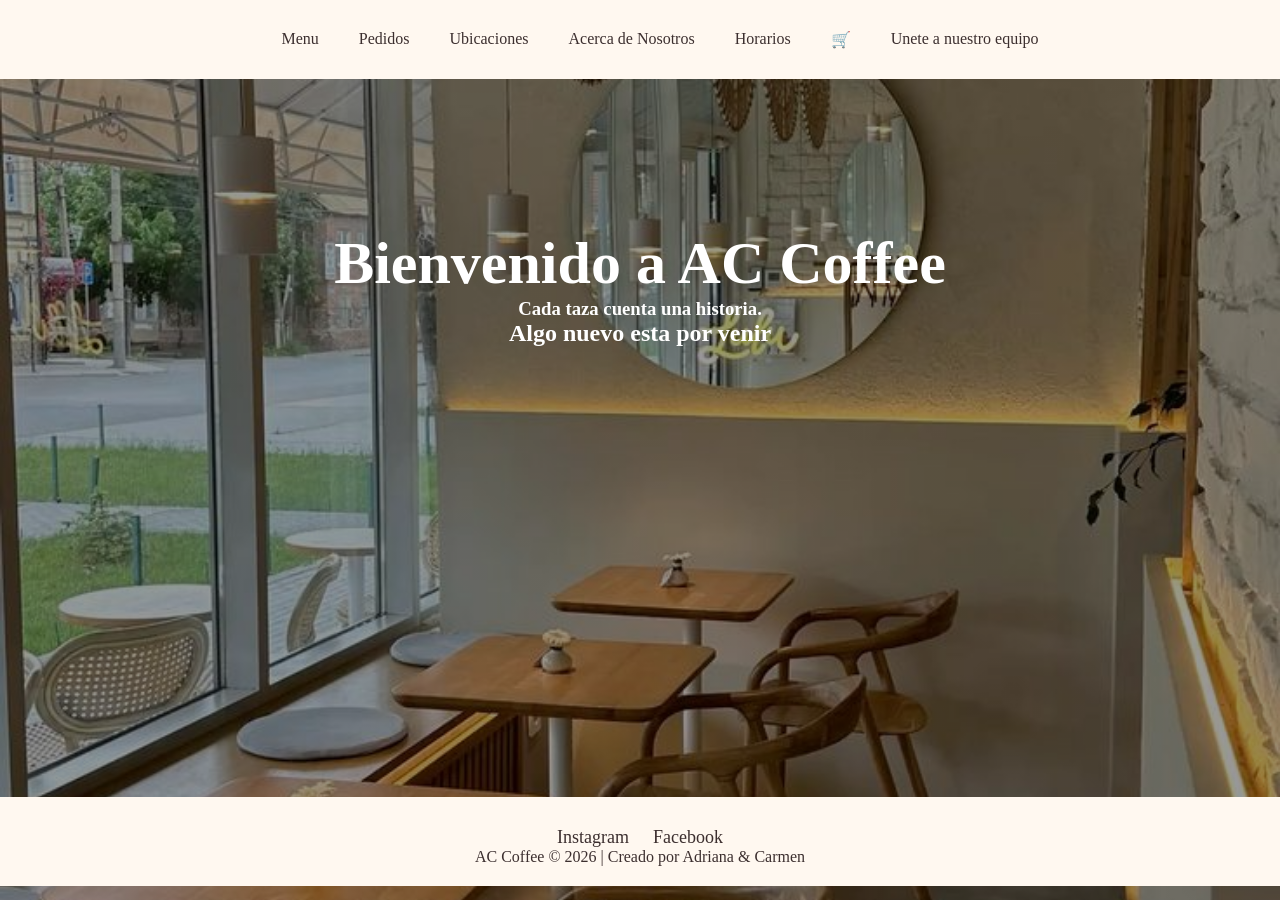
<file: inicio.html>
<!DOCTYPE html>
<html lang="es">
    <head>
        <meta charset="UTF-8">
        <meta name="viewport" content="width-device" initial scale>
    </head>
    <title>AC Coffee </title>
    <link rel="stylesheet" href="style.css">
    <body>
        
        <nav class="navbar">
            <button class="hamburger" onclick="toggleMenu()">

    <span class="bar"></span>
    <span class="bar"></span>
    <span class="bar"></span>

</button>
        <ul class="nav">
        <li><a href="inicio.html"></a></li>
        <li><a href="#">Menu</a> 
            <ul>
                <li><a href="Bebidas.html">Bebidas</a></li>
                <li><a href="Postres.html">Panaderia y Postres</a></li>
                <li><a href="Comidas.html"></a>Comidas</li>
            </ul>
        </li>
        <li><a href="pedidos.html">Pedidos</a></li>
        <li><a href="ubicaciones.html">Ubicaciones</a></li>
        <li><a href="info.html">Acerca de Nosotros</a></li>
        <li><a href="horario.html">Horarios</a></li>
        <li><a href="carrito.html">🛒</a></li>
        <li><a href="contacto.html">Unete a nuestro equipo</a></li>
        </ul>
        </nav>
    
    <div class="hero">
    <center><h1>Bienvenido a AC Coffee</h1></center>
    <center><h3>Cada taza cuenta una historia.</h3></center>
    <center><h2>Algo nuevo esta por venir</h2></center>
    </div>

  <script>
function toggleMenu(){

    document.querySelector(".nav")
    .classList.toggle("active");
}

</script>
    </body>

    <footer>
    <div class="redes">
        <a href="https://www.instagram.com/ac_coffeegt?igsh=MXQ4dHN6b2NnM3cweg==">Instagram</a>
        <a href="https://www.facebook.com/share/1GqbHDVcX5/">Facebook</a>
    </div>

    <center><p>AC Coffee © 2026 | Creado por Adriana & Carmen </p></center>
    </footer>
</html>
</file>
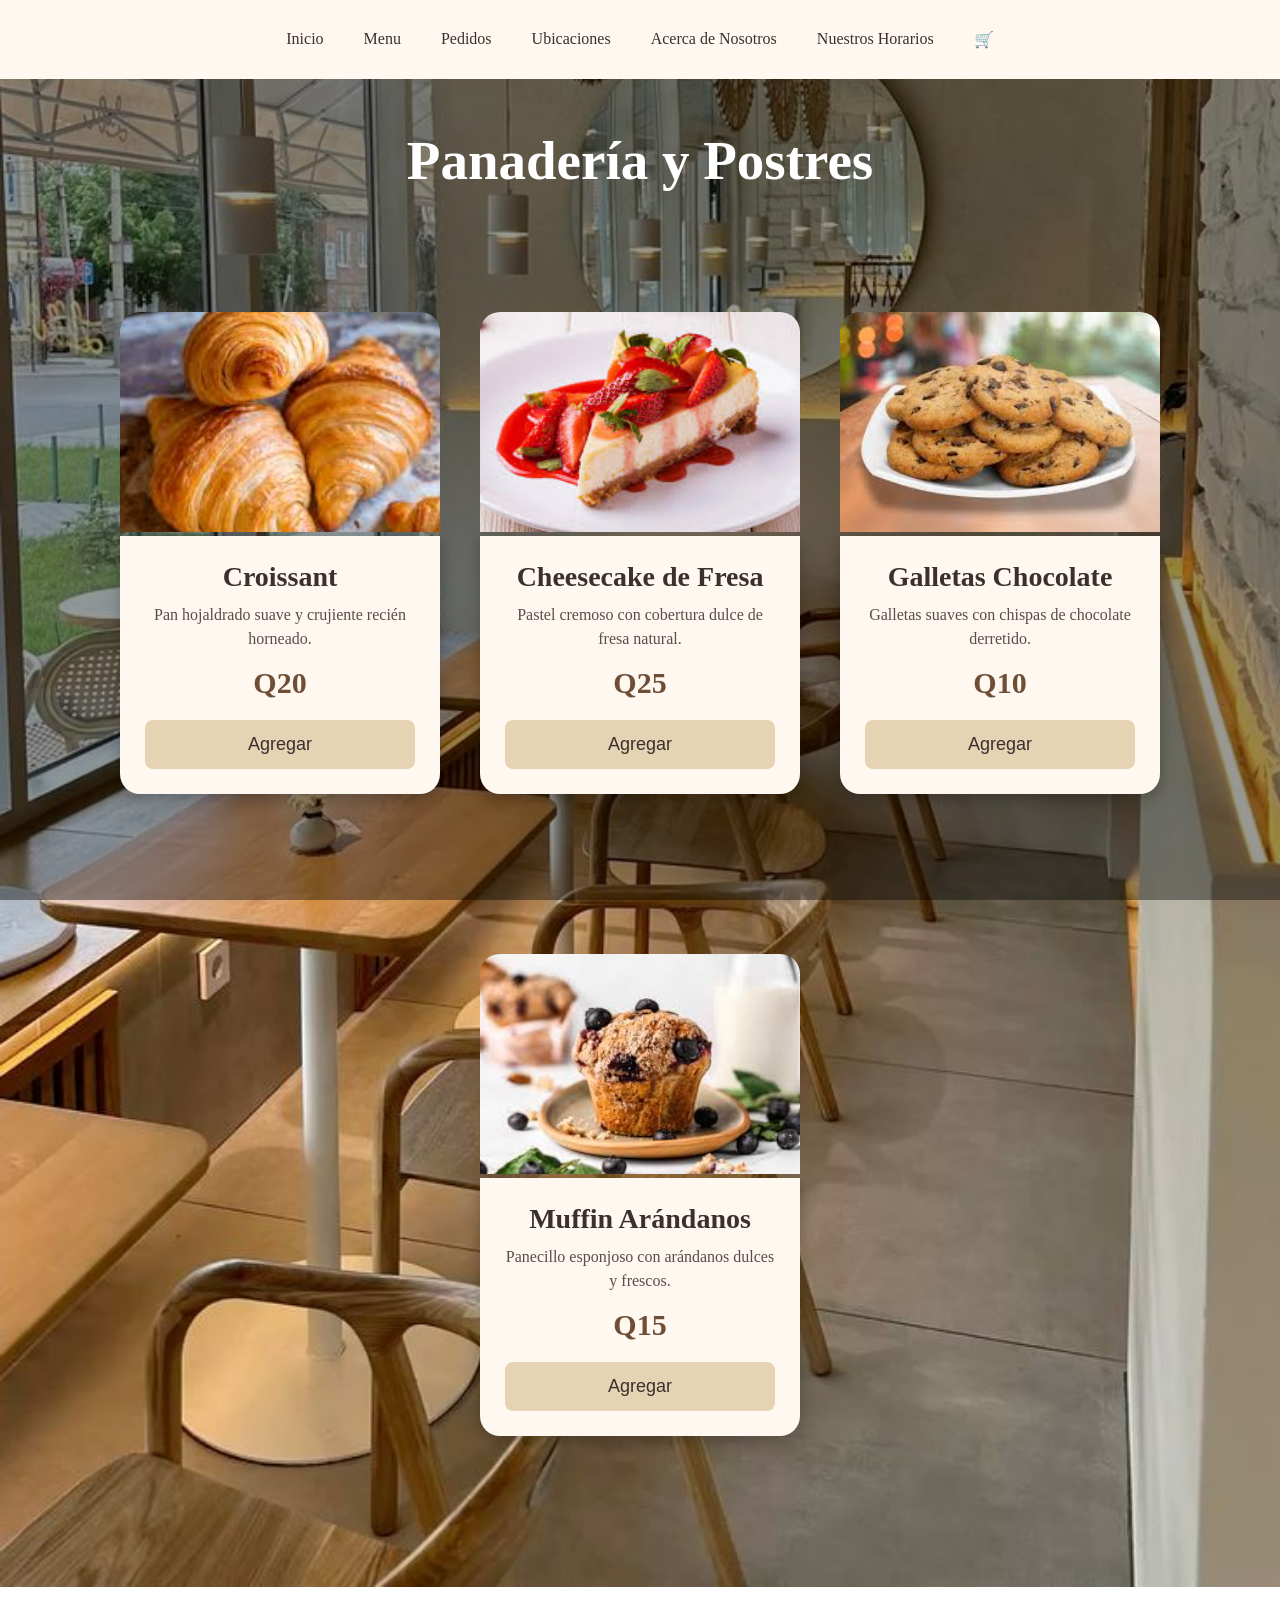
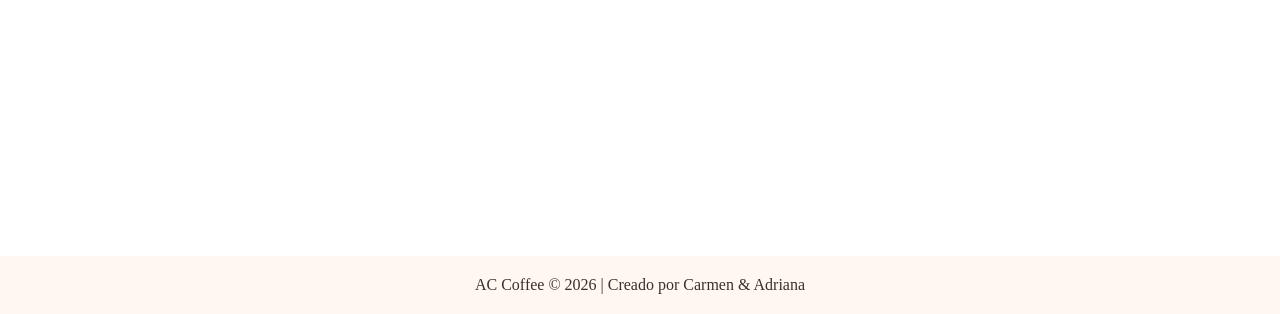
<file: Postres.html>
<!DOCTYPE html>
<html lang="es">

<head>
    <meta charset="UTF-8">
    <meta name="viewport" content="width=device-width, initial-scale=1.0">
    <title>AC Coffee | Postres</title>

    <link rel="stylesheet" href="style.css">
</head>

<body>

    <nav class="navbar">
        <button class="hamburger" onclick="toggleMenu()">

    <span class="bar"></span>
    <span class="bar"></span>
    <span class="bar"></span>

</button>
        <ul class="nav">
        <li><a href="index.html">Inicio</a></li>

            <li>
                <a href="#">Menu</a>

                <ul>
                    <li><a href="Bebidas.html">Bebidas</a></li>
                    <li><a href="Postres.html">Panadería y Postres</a></li>
                    <li><a href="Comidas.html">Comidas</a></li>
                </ul>
            </li>

            <li><a href="pedidos.html">Pedidos</a></li>
            <li><a href="ubicaciones.html">Ubicaciones</a></li>
            <li><a href="info.html">Acerca de Nosotros</a></li>
            <li><a href="info.html">Nuestros Horarios</a></li>
            <li><a href="carrito.html">🛒</a></li>
        </ul>
    </nav>

    <h1 class="titulo-menu">Panadería y Postres</h1>

    <section class="productos">

        <div class="card">
            <img src="croissant.jpg" alt="">
            <div class="info">
                <h2>Croissant</h2>
                <p>Pan hojaldrado suave y crujiente recién horneado.</p>
                <span class="precio">Q20</span>

                <button onclick="agregarCarrito(
                'Croissant',
                20,
                'croissant.jpg'
                )">
                Agregar
                </button>

            </div>
        </div>

        <div class="card">
            <img src="cheesecake.jpg" alt="">
            <div class="info">
                <h2>Cheesecake de Fresa</h2>
                <p>Pastel cremoso con cobertura dulce de fresa natural.</p>
                <span class="precio">Q25</span>

                <button onclick="agregarCarrito(
                'Cheesecake de Fresa',
                25,
                'cheesecake.jpg'
                )">
                Agregar
                </button>

            </div>
        </div>

        <div class="card">
            <img src="galletas.jpg" alt="">
            <div class="info">
                <h2>Galletas Chocolate</h2>
                <p>Galletas suaves con chispas de chocolate derretido.</p>
                <span class="precio">Q10</span>

                <button onclick="agregarCarrito(
                'Galletas Chocolate',
                10,
                'galletas.jpg'
                )">
                Agregar
                </button>

            </div>
        </div>

        <div class="card">
            <img src="muffin.jpg" alt="">
            <div class="info">
                <h2>Muffin Arándanos</h2>
                <p>Panecillo esponjoso con arándanos dulces y frescos.</p>
                <span class="precio">Q15</span>

                <button onclick="agregarCarrito(
                'Muffin Arándanos',
                15,
                'muffin.jpg'
                )">
                Agregar
                </button>

            </div>
        </div>

    </section>

    <footer>
        <p>AC Coffee © 2026 | Creado por Carmen & Adriana</p>
    </footer>


<script>

function toggleMenu(){

    document.querySelector(".nav")
    .classList.toggle("active");
}

</script>

</body>
</html>
</file>
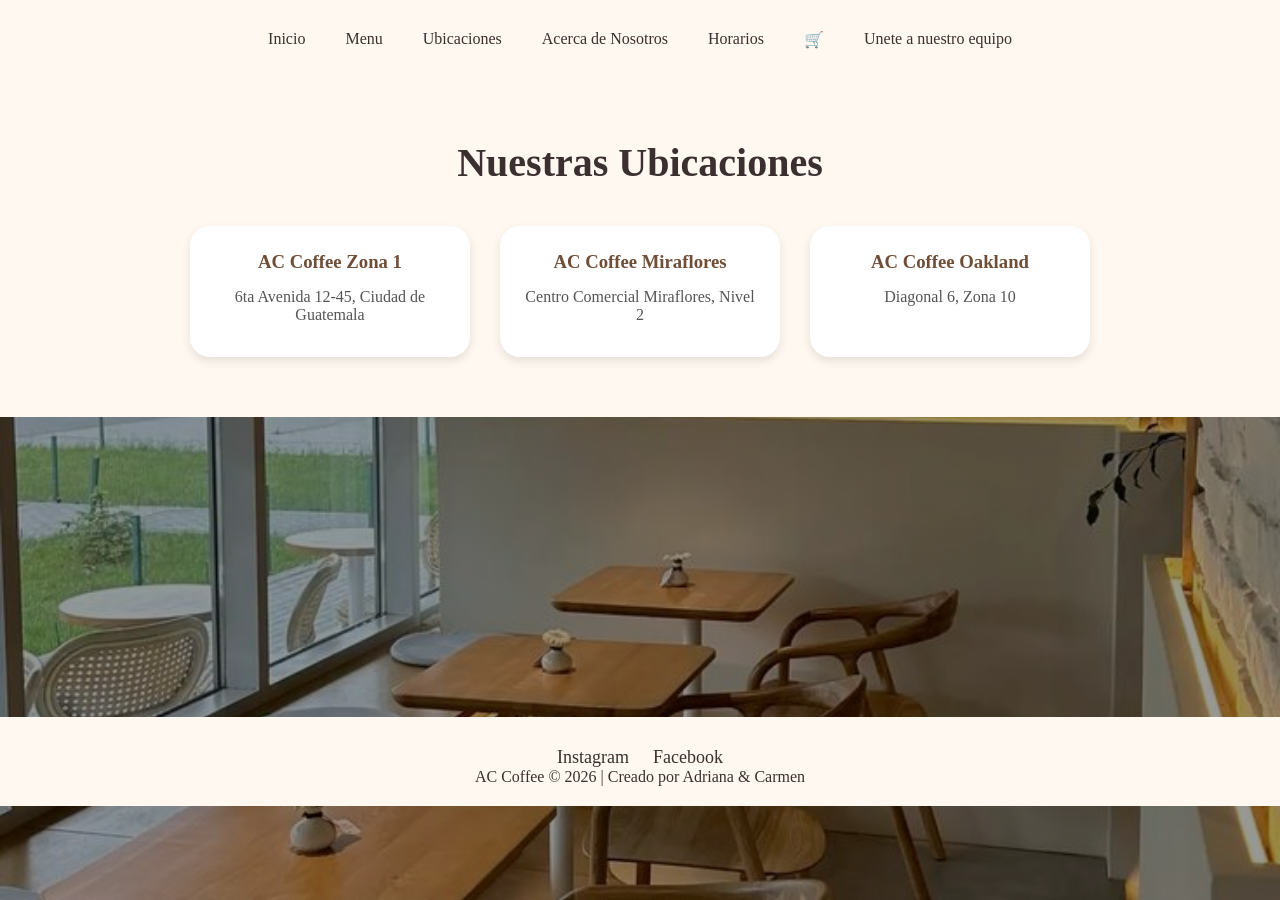
<file: ubicaciones.html>
<!DOCTYPE html>
<html lang="es">
    <head>
        <meta charset="UTF-8">
        <meta name="viewport" content="width-device" initial scale>
    </head>
    <title>AC Coffee </title>
    <link rel="stylesheet" href="style.css">
    <body>
        
        <nav class="navbar">
            <button class="hamburger" onclick="toggleMenu()">

    <span class="bar"></span>
    <span class="bar"></span>
    <span class="bar"></span>

</button>
        <ul class="nav">
        <li><a href="index.html">Inicio</a></li>
        <li><a href="#">Menu</a>
            <ul>
                <li> <a href="Bebidas.html">Bebidas</a></li>
                <li> <a href="Postres.html">Panderia Y Postres</a></li>
                <li> <a href="Comidas.html">Comidas</a></li>
            </ul>
        </li>
        <li><a href="ubicaciones.html">Ubicaciones</a></li>
        <li><a href="info.html">Acerca de Nosotros</a></li>
        <li><a href="horario.html">Horarios</a></li>
        <li><a href="carrito.html">🛒</a></li>
        <li><a href="contacto.html">Unete a nuestro equipo</a></li>
        </ul>
        </nav>
        <section class="ubicaciones">
        <h2>Nuestras Ubicaciones</h2>

        <div class="contenedor-ubicaciones">
        <div class="sucursal">
            <h3>AC Coffee Zona 1</h3>
            <p>6ta Avenida 12-45, Ciudad de Guatemala</p>
        </div>

        <div class="sucursal">
            <h3>AC Coffee Miraflores</h3>
            <p>Centro Comercial Miraflores, Nivel 2</p>
        </div>

        <div class="sucursal">
            <h3>AC Coffee Oakland</h3>
            <p>Diagonal 6, Zona 10</p>
        </div>

        </div>
    </section>
        <script>

function toggleMenu(){

    document.querySelector(".nav")
    .classList.toggle("active");
}

</script>
    </body>
    <footer>
    <div class="redes">
        <a href="https://www.instagram.com/ac_coffeegt?igsh=MXQ4dHN6b2NnM3cweg==">Instagram</a>
        <a href="https://www.facebook.com/share/1GqbHDVcX5/">Facebook</a>
    </div>

    <center><p>AC Coffee © 2026 | Creado por Adriana & Carmen </p></center>
    </footer>
</html>
</file>
<file: style.css>
* {
    margin: 0;
    padding: 0;
    box-sizing: border-box;
}

body{
    background-image: linear-gradient(#00000066,
    #00000066),
    url("fondo4.jpg");

    background-size: cover;
    background-position: center;
    background-repeat: no-repeat;
    background-attachment: fixed;
}

.navbar{
    background-color: #FFF8F0 ;
    width: 100%;
}
.nav > li {
    position:relative;
}   
.navbar ul{
    list-style-type: none;
    display: flex;
    justify-content: center;
    padding: 15px 0;
}

.navbar li a {
    display: block;
    color: #3C2F2F;
    text-align: center;
    padding: 15px 20px;
    text-decoration: none;
    transition: background-color 0.3s;
}

.navbar li a:hover {
    background-color: #E6D3B3;
    color: #3C2F2F;
    border-bottom: 2px solid #6F4E37;
}

.nav li  ul{
    display:none;
    position:absolute;
    top:100%;
    left:0;
    background-color:#FFF8F0;
    min-width:140px;
    padding:0;
}
.nav li ul li{
    width: 100%;
}

.nav li:hover > ul{
    display: block;   
}
.hamburger {
  display: none; 
  flex-direction: column;
  gap: 5px;
  background: none;
  border: none;
  cursor: pointer;
}

.bar {
  width: 25px;
  height: 3px;
  background: white;
  transition: 0.3s;
}


@media (max-width: 768px) {
  .hamburger {
    display: flex; 
  }
  
  .nav {
position: fixed;
top: 70px;
left: -100%;
flex-direction: column;
background-color: #FFF8F0;
width: 100%;
text-align: center;
transition: 0.3s;
padding: 2rem 0;
z-index: 999;
  }
  .nav.active{
        left: 0;
    }
    .nav li a{
    color: #3C2F2F;
}
    .nav li ul{
        display: block;
        position: static;
        background-color: #E6D3B3;
        width: 100%;
    }

    .nav li ul li a{
        padding-left: 40px;
        font-size: 16px;
    }

}
footer{
    background-color:#FFF8F0;
    color:#3C2F2F;
    text-align: center;
    padding: 20px;
    margin-top: 300px;
}

.hero{
    text-align: center;
    color: white;
    padding: 150px 20px;
}

.hero h1{
    font-size: 60px;
}

.hero p{
    font-size: 25px;
}

.nosotros{
    background-color: rgba(255, 248, 240, 0.92);
    width: 80%;
    margin: 60px auto;
    padding: 40px;
    border-radius: 20px;
    text-align: center;
    box-shadow: 0 5px 15px rgba(0,0,0,0.3);
}

.nosotros h1{
    color: #6F4E37;
    margin-bottom: 20px;
    font-size: 40px;
}

.nosotros p{
    color: #3C2F2F;
    font-size: 18px;
    line-height: 1.8;
    margin-bottom: 15px;
}

.redes{
    margin-top: 10px;
}

.redes a{
    color: #3C2F2F;
    text-decoration: none;
    margin: 10px;
    font-size: 18px;
}

.redes a:hover{
    color: #E6D3B3;
}
.titulo-menu{
    text-align: center;
    color: white;
    font-size: 55px;
    margin-top: 50px;
    margin-bottom: 120px;
}
.productos{
    display: flex;
    justify-content: center;
    gap: 40px;
    flex-wrap: wrap;
    width: 90%;
    margin: auto;
}
.card{
    width: 320px;
    margin-bottom: 120px;
}
.card img{
    width: 100%;
    height:220px;
    object-fit: cover;
    border-radius: 20px 20px 0 0;
    position: static;
}

.info{
    background-color: #FFF8F0;
    border-radius: 0 0 20px 20px;
    padding: 25px;
    text-align: center;
    box-shadow: 0 5px 15px rgba(0,0,0,0.25);
}
.info h2{
    color: #3C2F2F;
    margin-bottom: 10px;
    font-size: 28px;
}

.info p{
    color: #5C4B4B;
    margin-bottom: 15px;
    line-height: 1.5;
}
.precio{
    display: block;
    font-size: 30px;
    font-weight: bold;
    color: #6F4E37;
    margin-bottom: 20px;
}
.info button{
    width: 100%;
    border: none;
    border-radius: 8px;
    padding: 14px;
    background-color: #E6D3B3;
    color: #3C2F2F;
    font-size: 18px;
    cursor: pointer;
    transition: 0.3s;
}

.info button:hover{
    background-color: #d6b98d;
    transform: scale(1.03);
}
#carrito-contenedor{
    width: 80%;
    margin: auto;
}
.producto-carrito{
    background-color: #FFF8F0;
    display: flex;
    align-items: center;
    justify-content: space-between;
    padding: 20px;
    border-radius: 20px;
    margin-bottom: 30px;
}
.producto-carrito img{
    width: 120px;
}
.producto-carrito h2{
    color: #3C2F2F;
}
.producto-carrito p{
    font-size: 22px;
    color: #6F4E37;
}
.producto-carrito button{
    background-color: #c46b6b;
    color: white;
    border: none;
    padding: 12px 18px;
    border-radius: 10px;
    cursor: pointer;
}
#total{
    text-align: center;
    color: white;
    font-size: 40px;
    margin: 40px;
}
.vaciar-btn{
    background-color: #6F4E37;
    color: white;
    border: none;
    padding: 15px 30px;
    border-radius: 10px;
    font-size: 18px;
    cursor: pointer;
    margin-bottom: 50px;
}

.ubicaciones{
    padding: 60px;
    background-color: #FFF8F0;
    text-align: center;
}

.ubicaciones h2{
    font-size: 40px;
    margin-bottom: 40px;
    color: #3C2F2F;
}

.contenedor-ubicaciones{
    display: flex;
    justify-content: center;
    gap: 30px;
    flex-wrap: wrap;
}

.sucursal{
    background-color: white;
    padding: 25px;
    width: 280px;
    border-radius: 20px;
    box-shadow: 0px 4px 10px rgba(0,0,0,0.1);
    transition: 0.3s;
}

.sucursal:hover{
    transform: translateY(-10px);
}

.sucursal h3{
    color: #6F4E37;
    margin-bottom: 15px;
}

.sucursal p{
    color: #555;
    margin: 8px 0;
}

.horario{
    background-color: rgba(255, 248, 240, 0.92);
    width: 80%;
    margin: 60px auto;
    padding: 40px;
    border-radius: 20px;
    text-align: center;
    box-shadow: 0 5px 15px rgba(0,0,0,0.3);
}
.horario h1{
    color: #6F4E37;
    margin-bottom: 20px;
    font-size: 40px;
}

.horario p{
    color: #3C2F2F;
    font-size: 18px;
    line-height: 1.8;
    margin-bottom: 15px;
}

.tabla-horarios{
    max-width: 600px;
    margin: auto;
    background-color: white;
    padding: 30px;
    border-radius: 20px;
    box-shadow: 0px 4px 10px rgba(0,0,0,0.1);
}

.dia{
    display: flex;
    justify-content: space-between;
    padding: 15px 0;
    border-bottom: 1px solid #ddd;
    font-size: 18px;
    color: #555;
}

.dia:last-child{
    border-bottom: none;
}

.dia span:first-child{
    font-weight: bold;
    color: #6F4E37;
}

.trabajo{
    background-color: rgba(255, 248, 240, 0.92);
    width: 80%;
    margin: 60px auto;
    padding: 40px;
    border-radius: 20px;
    text-align: center;
    box-shadow: 0 5px 15px rgba(0,0,0,0.3);
}

.trabajo h2{
    color: #6F4E37;
    margin-bottom: 20px;
    font-size: 40px;
}

.trabajo p{
    color: #3C2F2F;
    font-size: 18px;
    line-height: 1.8;
    margin-bottom: 15px;
}

.trabajo form{
    width: 60%;
    margin: 50px auto 0 auto;
    background: rgba(255,255,255,0.85);
    padding: 40px;
    border-radius: 25px;
    box-shadow: 0px 8px 20px rgba(0,0,0,0.15);
    backdrop-filter: blur(5px);
}

.trabajo ul{
    list-style: none;
    padding: 0;
}

.trabajo li{
    margin: 20px 0;
    text-align: left;
}

.trabajo label{
    display: block;
    margin-bottom: 10px;
    color: #6F4E37;
    font-weight: bold;
    font-size: 18px;
}

.trabajo input,
.trabajo textarea{
    width: 100%;
    padding: 15px;
    border: 1px solid #d6c5b8;
    border-radius: 15px;
    font-size: 16px;
    background-color: #f8f5f2;
}

.trabajo textarea{
    height: 120px;
    resize: none;
}

.trabajo input[type="submit"]{
    background-color: #6F4E37;
    color: white;
    border: none;
    cursor: pointer;
    transition: 0.3s;
    font-size: 18px;
    font-weight: bold;
}

.trabajo input[type="submit"]:hover{
    background-color: #4B3225;
    transform: scale(1.03);
}
.container {
  width: 90%;
  max-width: 1200px;
  margin: 0 auto; 
}
img {
  max-width: 100%;
  height: auto;
}
@media (max-width: 768px){

    .navbar{
        padding: 10px 0;
        background-color: #FFF8F0
    }

    .navbar li a{

        font-size: 18px;
        padding: 18px 20px;
        color: #6F4E37;
    }

    .hamburger{
        padding: 15px 20px;
    }

    .bar{
        width: 30px;
        height: 4px;
        color: #6F4E37;
        background-color:#6F4E37;
    }
}

.titulos{
    text-align: center;
    color: #ddd;
}
</file>
